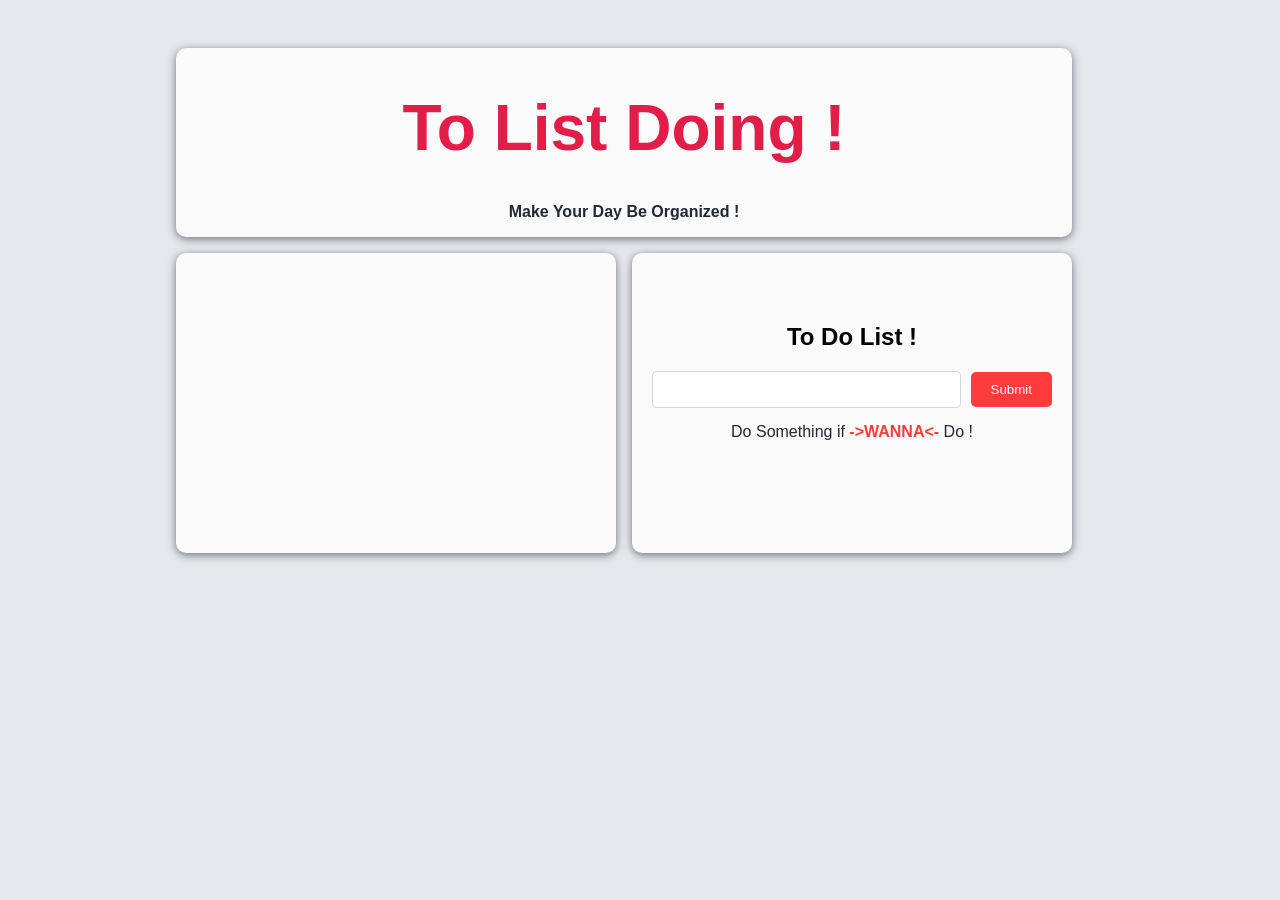
<file: index.html>
<!DOCTYPE html>
<html lang="en">
<head>
    <meta charset="UTF-8">
    <meta name="viewport" content="width=device-width, initial-scale=1.0">
    <title>List You Want List</title>
    <link rel="stylesheet" href="style.css">
</head>
<body>
    <div class="layout">
        <header class="container">
            <h1>To List Doing !</h1>
            <p class="title">Make Your Day Be Organized !</p>
        </header>
        <div class="container input">
            <h2>To Do List !</h2>
            <div class="input-area">
                <input id="task-input" type="text" class="input"></input>
                <button id="add-task-button" class="add">Submit</button>
            </div>
            <p class="per">Do Something if <span> -><a href="./ai-verse/index.html">WANNA</a><- </span> Do !</p>
        </div>
        <div class="container Dline">
            <ul id="task-list" class="list">
            </ul>
        </div>
    </div>
    <footer></footer>

    <script src="script.js"></script>
</body>
</html>
</file>
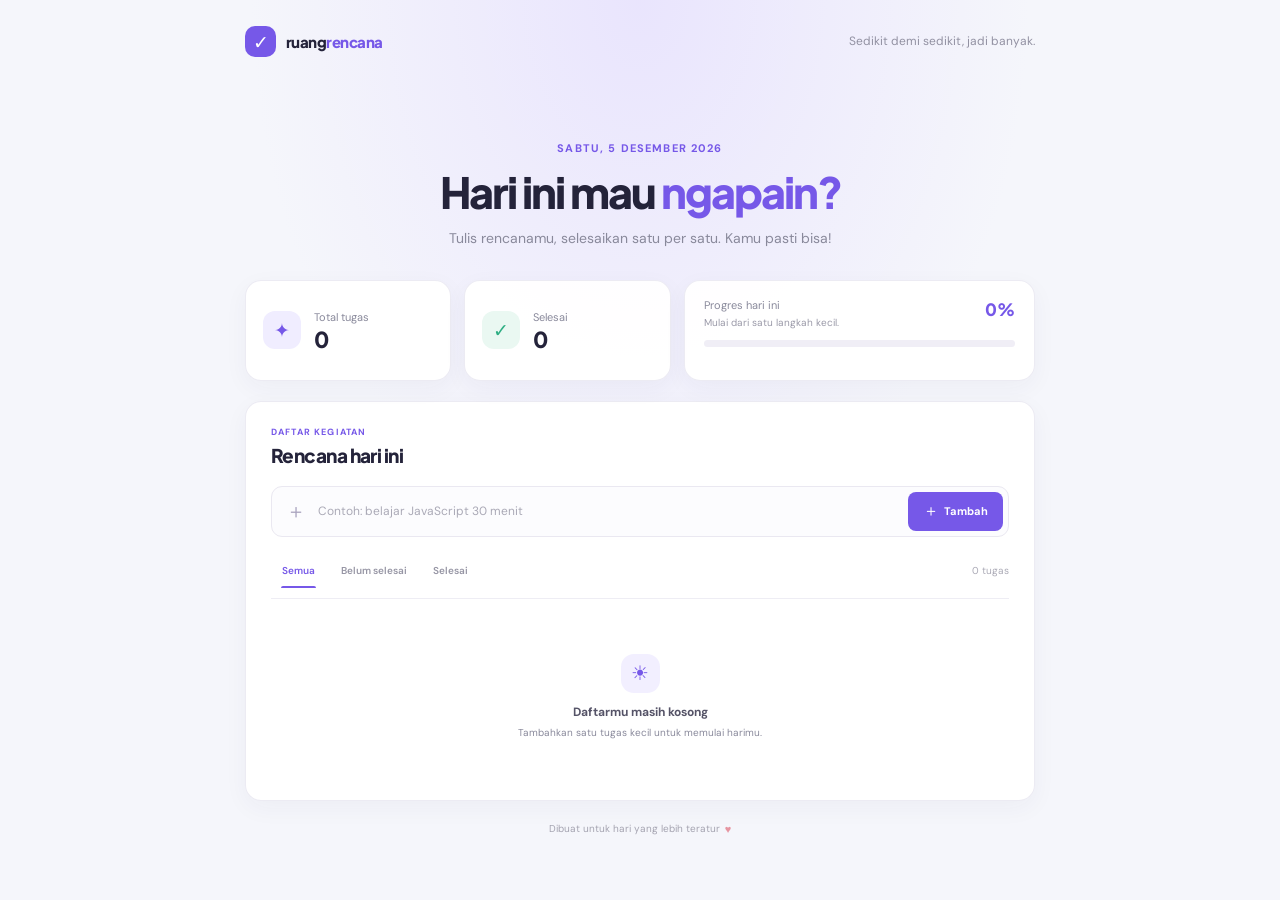
<file: ai-verse/index.html>
<!DOCTYPE html>
<html lang="id">
<head>
    <meta charset="UTF-8">
    <meta name="viewport" content="width=device-width, initial-scale=1.0">
    <meta name="theme-color" content="#f5f6fb">
    <meta name="description" content="Atur tugas harianmu dengan lebih mudah dan tetap fokus.">
    <title>Rencana Hari Ini — To-do List</title>
    <link rel="stylesheet" href="style.css">
    <script src="script.js" defer></script>
</head>
<body>
    <main class="app">
        <header class="page-header">
            <a class="brand" href="#" aria-label="Rencana Hari Ini">
                <span class="brand-icon" aria-hidden="true">✓</span>
                <span>ruang<span class="brand-accent">rencana</span></span>
            </a>
            <span class="header-note">Sedikit demi sedikit, jadi banyak.</span>
        </header>

        <section class="welcome" aria-labelledby="page-title">
            <p class="eyebrow" id="current-date"></p>
            <h1 id="page-title">Hari ini mau <span>ngapain?</span></h1>
            <p class="welcome-copy">Tulis rencanamu, selesaikan satu per satu. Kamu pasti bisa!</p>
        </section>

        <section class="dashboard" aria-label="Ringkasan tugas">
            <div class="summary-card">
                <span class="summary-icon summary-icon-purple" aria-hidden="true">✦</span>
                <div>
                    <p class="summary-label">Total tugas</p>
                    <p class="summary-value" id="total-count">0</p>
                </div>
            </div>
            <div class="summary-card">
                <span class="summary-icon summary-icon-green" aria-hidden="true">✓</span>
                <div>
                    <p class="summary-label">Selesai</p>
                    <p class="summary-value" id="completed-count">0</p>
                </div>
            </div>
            <div class="summary-card progress-card">
                <div class="progress-copy">
                    <div>
                        <p class="summary-label">Progres hari ini</p>
                        <p class="progress-message" id="progress-message">Mulai dari satu langkah kecil.</p>
                    </div>
                    <span class="progress-percent" id="progress-percent">0%</span>
                </div>
                <div
                    class="progress-track"
                    id="progress-track"
                    role="progressbar"
                    aria-label="Progres tugas selesai"
                    aria-valuemin="0"
                    aria-valuemax="100"
                    aria-valuenow="0"
                >
                    <span class="progress-fill" id="progress-fill"></span>
                </div>
            </div>
        </section>

        <section class="task-panel" aria-labelledby="tasks-heading">
            <div class="panel-heading">
                <div>
                    <p class="eyebrow">Daftar kegiatan</p>
                    <h2 id="tasks-heading">Rencana hari ini</h2>
                </div>
                <button class="clear-button" id="clear-completed" type="button" hidden>
                    Hapus yang selesai
                </button>
            </div>

            <form class="task-form" id="task-form">
                <label class="sr-only" for="task-input">Tulis tugas baru</label>
                <span class="input-icon" aria-hidden="true">＋</span>
                <input
                    id="task-input"
                    name="task"
                    type="text"
                    placeholder="Contoh: belajar JavaScript 30 menit"
                    maxlength="120"
                    autocomplete="off"
                    required
                >
                <button class="add-button" type="submit">
                    <span aria-hidden="true">＋</span>
                    <span>Tambah</span>
                </button>
            </form>

            <div class="list-toolbar">
                <div class="filter-tabs" role="group" aria-label="Filter tugas">
                    <button class="filter-button is-active" type="button" data-filter="all" aria-pressed="true">Semua</button>
                    <button class="filter-button" type="button" data-filter="active" aria-pressed="false">Belum selesai</button>
                    <button class="filter-button" type="button" data-filter="completed" aria-pressed="false">Selesai</button>
                </div>
                <span class="task-count" id="task-count">0 tugas</span>
            </div>

            <ul class="task-list" id="task-list" aria-live="polite" aria-relevant="additions removals text"></ul>
            <p class="status-message" id="status-message" role="status" aria-live="polite"></p>
        </section>

        <footer class="page-footer">
            <span>Dibuat untuk hari yang lebih teratur</span>
            <span class="footer-heart" aria-hidden="true">♥</span>
        </footer>
    </main>
</body>
</html>
</file>
<file: style.css>
:root {
  /* ===== Red — Primary & Actions ===== */
  --color-primary-red: #E11D48;
  --color-bright-red: #FF3B3B;
  --color-coral-red: #FF6B6B;
  --color-light-red: #FFD6D6;

  /* ===== Red — Variations & Accents ===== */
  --color-dark-red: #B91C1C;
  --color-red-orange: #FF4D4D;
  --color-soft-red: #FF8A8A;
  --color-mist-red: #FFE9E9;

  /* ===== Neutral — Text, Borders & Background ===== */
  --color-charcoal: #1F2937;
  --color-slate-gray: #6B7280;
  --color-cool-gray: #E5E7EB;
  --color-snow: #FAFAFA;
}

body {
    display: flex;
    justify-content: center;
    padding: 40px;
    gap: 2rem;
    font-family: Arial, Helvetica, sans-serif;
    background-color: var(--color-cool-gray);
}

.layout {
    display: grid;
    gap: 1rem;
    grid-template-columns: repeat(auto-fit, minmax(400px, 1fr));
    grid-template-areas:
    "top top"
    "left right-top"
    "left right-bottom";
}

.container {
    background-color: var(--color-snow);
    border-radius: 10px;
    box-shadow: 0 2px 8px var(--color-slate-gray);
}

header {
    grid-area: top;
    text-align: center;
    font-size: 2rem;
    font-weight: bold;
    color: var(--color-primary-red);
}

.Dline {
    height: 300px;
    overflow-y: auto;
}

.title {
    text-align: center;
    font-size: 1rem;
    margin-top: -5px;
    color: var(--color-charcoal);
}

span {
    color: var(--color-bright-red);
    font-weight: bold;
}

a {
    text-decoration: none;
    color: var(--color-bright-red);
}

.per {
    text-align: center;
    font-size: 1rem;
    margin-top: -5px;
    font-family: Arial, Helvetica, sans-serif;
    color: var(--color-charcoal);
}

.input {
    grid-area: right-top;
    text-align: center;
    padding: 20px;
    border-radius: 10px;
    width: 400px;
    padding-top: 50px;
}
.list {
    grid-area: right-bottom;
    text-align: center;
    padding: 20px;
    border-radius: 10px;
    width: 400px;
}

.input-area {
    display: flex;
    justify-content: center;
    align-items: center;
    margin-bottom: 20px;
    gap: 10px;
}

input[type="text"] {
    flex: 1;
    outline: none;
    padding: 10px;
    border: 1px solid #cccc;
    border-radius: 5px;
}

.add {
    padding: 10px 20px;
    color: var(--color-snow);
    background-color: var(--color-bright-red);
    border: none;
    border-radius: 5px;
    cursor: pointer;
    transition: ease-in 0.2s;
}

.add:hover {
    background-color: var(--color-snow);
    color: var(--color-bright-red);
    border: 1px solid var(--color-bright-red);
}

ul {
    list-style-type: none;
    padding: 0;
}

li {
    background-color: aliceblue;
    display: flex;
    padding: 10px;
    border-radius: 6px;
    margin-bottom: 10px;
    justify-content: space-between;
    align-items: center;
    text-align: left;
}

.delete {
    padding: 8px;
    background-color: var(--color-bright-red);
    color: floralwhite;
    border: none;
    border-radius: 5px;
    cursor: pointer;
    margin-left: 1rem;
}

.delete:hover {
    background-color: var(--color-snow);
    color: var(--color-bright-red);
    border: 1px solid var(--color-bright-red);
}
</file>
<file: ai-verse/style.css>
@import url("https://fonts.googleapis.com/css2?family=DM+Sans:wght@400;500;600;700&family=Plus+Jakarta+Sans:wght@400;500;600;700;800&display=swap");

:root {
    color-scheme: light;
    font-family: "DM Sans", sans-serif;
    color: #24233a;
    background: #f5f6fb;
    font-synthesis: none;
    text-rendering: optimizeLegibility;
    -webkit-font-smoothing: antialiased;
    -moz-osx-font-smoothing: grayscale;
    --purple: #7658e8;
    --purple-dark: #6142d1;
    --ink: #24233a;
    --muted: #89899b;
    --line: #eeedf4;
    --green: #2eae83;
}

* {
    box-sizing: border-box;
}

body {
    min-width: 320px;
    min-height: 100vh;
    margin: 0;
    padding: 0 24px;
    background:
        radial-gradient(ellipse at 50% 0%, rgba(226, 218, 255, 0.62), transparent 43%),
        #f5f6fb;
}

button,
input {
    font: inherit;
}

button {
    -webkit-tap-highlight-color: transparent;
}

.app {
    width: min(100%, 790px);
    margin: 0 auto;
}

.page-header {
    height: 82px;
    display: flex;
    align-items: center;
    justify-content: space-between;
}

.brand {
    display: inline-flex;
    align-items: center;
    gap: 10px;
    color: var(--ink);
    text-decoration: none;
    font-family: "Plus Jakarta Sans", sans-serif;
    font-size: 15px;
    font-weight: 800;
    letter-spacing: -0.55px;
}

.brand-icon {
    display: grid;
    width: 31px;
    height: 31px;
    place-items: center;
    border-radius: 10px;
    color: #fff;
    background: var(--purple);
    font-size: 19px;
}

.brand-accent {
    color: var(--purple);
}

.header-note {
    color: #9291a2;
    font-size: 12px;
}

.welcome {
    padding: 59px 0 33px;
    text-align: center;
}

.eyebrow {
    margin: 0 0 11px;
    color: var(--purple);
    font-size: 11px;
    font-weight: 700;
    letter-spacing: 1.15px;
    text-transform: uppercase;
}

h1,
h2,
p {
    margin-top: 0;
}

.welcome h1 {
    margin-bottom: 11px;
    font-family: "Plus Jakarta Sans", sans-serif;
    font-size: clamp(31px, 5vw, 43px);
    font-weight: 800;
    letter-spacing: -2px;
    line-height: 1.2;
}

.welcome h1 span {
    color: var(--purple);
}

.welcome-copy {
    margin-bottom: 0;
    color: var(--muted);
    font-size: 14px;
}

.dashboard {
    display: grid;
    grid-template-columns: 1fr 1fr 1.7fr;
    gap: 13px;
    margin-bottom: 20px;
}

.summary-card,
.task-panel {
    border: 1px solid rgba(232, 230, 241, 0.8);
    border-radius: 16px;
    background: rgba(255, 255, 255, 0.94);
    box-shadow: 0 7px 25px rgba(48, 41, 90, 0.045);
}

.summary-card {
    min-height: 101px;
    display: flex;
    align-items: center;
    gap: 13px;
    padding: 17px;
}

.summary-icon {
    width: 38px;
    height: 38px;
    display: grid;
    flex: 0 0 auto;
    place-items: center;
    border-radius: 12px;
    font-size: 19px;
    font-weight: 700;
}

.summary-icon-purple {
    color: var(--purple);
    background: #f0edff;
}

.summary-icon-green {
    color: var(--green);
    background: #eaf8f2;
}

.summary-label {
    margin-bottom: 4px;
    color: var(--muted);
    font-size: 11px;
}

.summary-value {
    margin-bottom: 0;
    font-family: "Plus Jakarta Sans", sans-serif;
    font-size: 22px;
    font-weight: 800;
    line-height: 1;
}

.progress-card {
    display: block;
    padding: 17px 19px;
}

.progress-copy {
    display: flex;
    align-items: flex-start;
    justify-content: space-between;
    gap: 10px;
}

.progress-message {
    margin: 0;
    color: #9a99a8;
    font-size: 10px;
}

.progress-percent {
    color: var(--purple);
    font-family: "Plus Jakarta Sans", sans-serif;
    font-size: 17px;
    font-weight: 800;
}

.progress-track {
    height: 7px;
    overflow: hidden;
    margin-top: 11px;
    border-radius: 10px;
    background: #f0eef6;
}

.progress-fill {
    display: block;
    width: 0;
    height: 100%;
    border-radius: inherit;
    background: linear-gradient(90deg, #9e86f5, #7253e4);
    transition: width 240ms ease;
}

.task-panel {
    padding: 24px 25px 19px;
}

.panel-heading {
    display: flex;
    align-items: center;
    justify-content: space-between;
    gap: 12px;
    margin-bottom: 19px;
}

.panel-heading .eyebrow {
    margin-bottom: 5px;
    font-size: 9px;
}

.panel-heading h2 {
    margin: 0;
    font-family: "Plus Jakarta Sans", sans-serif;
    font-size: 19px;
    font-weight: 800;
    letter-spacing: -0.55px;
}

.clear-button {
    padding: 7px 0 7px 8px;
    border: 0;
    color: #9994aa;
    background: transparent;
    cursor: pointer;
    font-size: 11px;
    transition: color 150ms ease;
}

.clear-button:hover {
    color: #dc6475;
}

.task-form {
    min-height: 51px;
    display: flex;
    align-items: center;
    gap: 10px;
    padding: 5px 5px 5px 14px;
    border: 1px solid #eae8f1;
    border-radius: 11px;
    background: #fcfcfe;
    transition: border-color 160ms ease, box-shadow 160ms ease;
}

.task-form:focus-within {
    border-color: #b6a7f4;
    box-shadow: 0 0 0 3px rgba(118, 88, 232, 0.09);
}

.input-icon {
    color: #aaa4bf;
    font-size: 20px;
}

.task-form input {
    width: 0;
    min-width: 0;
    flex: 1;
    border: 0;
    outline: 0;
    color: var(--ink);
    background: transparent;
    font-size: 12px;
}

.task-form input::placeholder {
    color: #aaa9b6;
}

.add-button {
    min-height: 39px;
    display: inline-flex;
    align-items: center;
    justify-content: center;
    gap: 5px;
    padding: 0 15px;
    border: 0;
    border-radius: 8px;
    color: #fff;
    background: var(--purple);
    cursor: pointer;
    font-size: 11px;
    font-weight: 700;
    transition: background 160ms ease, transform 160ms ease;
}

.add-button:hover {
    background: var(--purple-dark);
    transform: translateY(-1px);
}

.add-button:active {
    transform: translateY(0);
}

.add-button span:first-child {
    font-size: 16px;
}

.list-toolbar {
    min-height: 55px;
    display: flex;
    align-items: center;
    justify-content: space-between;
    gap: 12px;
    margin-top: 7px;
    border-bottom: 1px solid var(--line);
}

.filter-tabs {
    display: flex;
    align-items: center;
    gap: 4px;
}

.filter-button {
    position: relative;
    padding: 10px 11px;
    border: 0;
    color: #9695a4;
    background: transparent;
    cursor: pointer;
    font-size: 10px;
    font-weight: 600;
    white-space: nowrap;
    transition: color 150ms ease;
}

.filter-button:hover,
.filter-button.is-active {
    color: var(--purple);
}

.filter-button.is-active::after {
    position: absolute;
    right: 10px;
    bottom: -1px;
    left: 10px;
    height: 2px;
    border-radius: 2px 2px 0 0;
    background: var(--purple);
    content: "";
}

.task-count {
    color: #aaa9b5;
    font-size: 10px;
    white-space: nowrap;
}

.task-list {
    display: grid;
    gap: 8px;
    margin: 0;
    padding: 13px 0 0;
    list-style: none;
}

.task-item {
    min-height: 53px;
    display: flex;
    align-items: center;
    gap: 12px;
    padding: 9px 10px 9px 13px;
    border: 1px solid #f0eff5;
    border-radius: 10px;
    background: #fff;
    animation: appear 180ms ease both;
}

.task-checkbox {
    width: 17px;
    height: 17px;
    flex: 0 0 auto;
    margin: 0;
    border: 1.5px solid #d5d2e0;
    border-radius: 5px;
    accent-color: var(--purple);
    cursor: pointer;
}

.task-checkbox:focus-visible {
    outline: 3px solid rgba(118, 88, 232, 0.25);
    outline-offset: 2px;
}

.task-text {
    min-width: 0;
    flex: 1;
    overflow-wrap: anywhere;
    color: #474658;
    cursor: pointer;
    font-size: 12px;
    line-height: 1.5;
}

.is-completed .task-text {
    color: #b0afbb;
    text-decoration: line-through;
    text-decoration-color: #c4c0d0;
}

.delete-button {
    width: 32px;
    height: 32px;
    display: grid;
    flex: 0 0 auto;
    place-items: center;
    border: 0;
    border-radius: 8px;
    color: #b4b1bf;
    background: transparent;
    cursor: pointer;
    opacity: 0;
    transition: color 150ms ease, background 150ms ease, opacity 150ms ease;
}

.task-item:hover .delete-button,
.delete-button:focus-visible {
    opacity: 1;
}

.delete-button:hover {
    color: #dd6375;
    background: #fff0f1;
}

.delete-button svg {
    width: 16px;
    height: 16px;
}

.empty-state {
    min-height: 169px;
    display: flex;
    flex-direction: column;
    align-items: center;
    justify-content: center;
    gap: 6px;
    color: var(--muted);
    text-align: center;
}

.empty-icon {
    width: 39px;
    height: 39px;
    display: grid;
    place-items: center;
    margin-bottom: 5px;
    border-radius: 13px;
    color: var(--purple);
    background: #f2efff;
    font-size: 20px;
}

.empty-state strong {
    color: #555367;
    font-size: 12px;
}

.empty-state > span:last-child {
    font-size: 10px;
}

.status-message {
    margin: 0;
    color: #c24154;
    font-size: 11px;
}

.status-message:not(:empty) {
    padding-top: 12px;
}

.page-footer {
    display: flex;
    align-items: center;
    justify-content: center;
    gap: 5px;
    padding: 21px 0 29px;
    color: #a4a3b0;
    font-size: 10px;
}

.footer-heart {
    color: #e695a1;
    font-size: 11px;
}

.sr-only {
    position: absolute;
    width: 1px;
    height: 1px;
    overflow: hidden;
    clip: rect(0, 0, 0, 0);
    white-space: nowrap;
    clip-path: inset(50%);
}

button:focus-visible,
a:focus-visible {
    outline: 3px solid rgba(118, 88, 232, 0.35);
    outline-offset: 3px;
}

@keyframes appear {
    from {
        opacity: 0;
        transform: translateY(4px);
    }

    to {
        opacity: 1;
        transform: translateY(0);
    }
}

@media (max-width: 640px) {
    body {
        padding: 0 17px;
    }

    .page-header {
        height: 68px;
    }

    .header-note {
        font-size: 10px;
    }

    .welcome {
        padding: 45px 0 28px;
    }

    .welcome h1 {
        letter-spacing: -1.5px;
    }

    .welcome-copy {
        max-width: 300px;
        margin: 0 auto;
        font-size: 12px;
        line-height: 1.6;
    }

    .dashboard {
        grid-template-columns: 1fr 1fr;
        gap: 9px;
    }

    .summary-card {
        min-height: 86px;
        gap: 10px;
        padding: 13px;
        border-radius: 13px;
    }

    .summary-icon {
        width: 34px;
        height: 34px;
    }

    .progress-card {
        grid-column: 1 / -1;
        min-height: 84px;
        padding: 13px 15px;
    }

    .task-panel {
        padding: 19px 15px 15px;
        border-radius: 14px;
    }

    .panel-heading h2 {
        font-size: 17px;
    }

    .filter-tabs {
        gap: 0;
    }

    .filter-button {
        padding-right: 8px;
        padding-left: 8px;
        font-size: 9px;
    }

    .filter-button.is-active::after {
        right: 8px;
        left: 8px;
    }
}

@media (max-width: 380px) {
    body {
        padding: 0 12px;
    }

    .header-note {
        max-width: 120px;
        text-align: right;
    }

    .task-panel {
        padding-right: 12px;
        padding-left: 12px;
    }

    .filter-button {
        padding-right: 6px;
        padding-left: 6px;
        font-size: 8px;
    }

    .task-count {
        font-size: 9px;
    }

    .task-form {
        gap: 7px;
        padding-left: 10px;
    }

    .add-button {
        padding: 0 10px;
    }
}

@media (hover: none) {
    .delete-button {
        opacity: 1;
    }
}

@media (prefers-reduced-motion: reduce) {
    *,
    *::before,
    *::after {
        scroll-behavior: auto !important;
        animation-duration: 0.01ms !important;
        animation-iteration-count: 1 !important;
        transition-duration: 0.01ms !important;
    }
}
</file>
